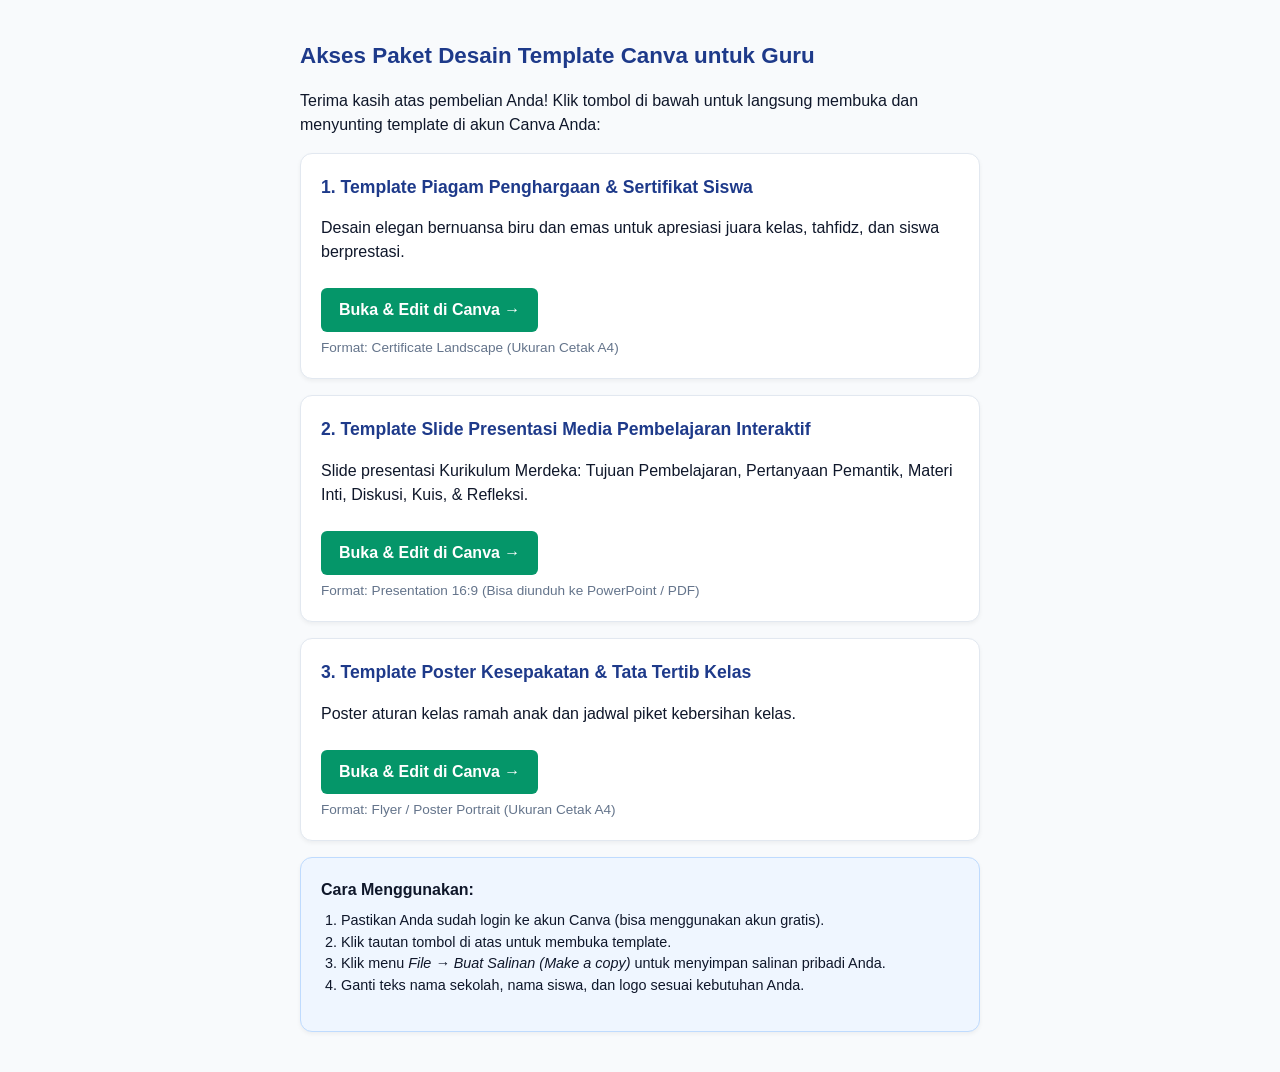
<file: products_storage/Akses_Template_Canva_Guru.html>
<!DOCTYPE html>
<html lang="id">
<head>
  <meta charset="UTF-8">
  <title>Akses Template Canva Digital untuk Guru</title>
  <style>
    body { font-family: -apple-system, BlinkMacSystemFont, "Segoe UI", Roboto, sans-serif; background: #f8fafc; color: #0f172a; padding: 24px; max-width: 680px; margin: 0 auto; line-height: 1.5; }
    .card { background: #ffffff; border: 1px solid #e2e8f0; border-radius: 12px; padding: 20px; margin-bottom: 16px; box-shadow: 0 2px 4px rgba(0,0,0,0.05); }
    h1 { color: #1e3a8a; font-size: 1.4rem; margin-bottom: 8px; }
    h2 { font-size: 1.1rem; color: #1e3a8a; margin-top: 0; }
    .btn { display: inline-block; background: #059669; color: #ffffff; text-decoration: none; font-weight: 600; padding: 10px 18px; border-radius: 6px; margin-top: 8px; }
    .btn:hover { background: #047857; }
    .note { font-size: 0.85rem; color: #64748b; margin-top: 6px; }
  </style>
</head>
<body>
  <h1>Akses Paket Desain Template Canva untuk Guru</h1>
  <p>Terima kasih atas pembelian Anda! Klik tombol di bawah untuk langsung membuka dan menyunting template di akun Canva Anda:</p>

  <div class="card">
    <h2>1. Template Piagam Penghargaan &amp; Sertifikat Siswa</h2>
    <p>Desain elegan bernuansa biru dan emas untuk apresiasi juara kelas, tahfidz, dan siswa berprestasi.</p>
    <a href="https://canva.link/bhgdc2dpm9flhiv" class="btn" target="_blank">Buka &amp; Edit di Canva &rarr;</a>
    <div class="note">Format: Certificate Landscape (Ukuran Cetak A4)</div>
  </div>

  <div class="card">
    <h2>2. Template Slide Presentasi Media Pembelajaran Interaktif</h2>
    <p>Slide presentasi Kurikulum Merdeka: Tujuan Pembelajaran, Pertanyaan Pemantik, Materi Inti, Diskusi, Kuis, &amp; Refleksi.</p>
    <a href="https://canva.link/4hjl35ib9seeu3j" class="btn" target="_blank">Buka &amp; Edit di Canva &rarr;</a>
    <div class="note">Format: Presentation 16:9 (Bisa diunduh ke PowerPoint / PDF)</div>
  </div>

  <div class="card">
    <h2>3. Template Poster Kesepakatan &amp; Tata Tertib Kelas</h2>
    <p>Poster aturan kelas ramah anak dan jadwal piket kebersihan kelas.</p>
    <a href="https://canva.link/ru7l2c3d6fbxqfl" class="btn" target="_blank">Buka &amp; Edit di Canva &rarr;</a>
    <div class="note">Format: Flyer / Poster Portrait (Ukuran Cetak A4)</div>
  </div>

  <div class="card" style="background:#eff6ff; border-color:#bfdbfe;">
    <strong>Cara Menggunakan:</strong>
    <ol style="margin-top:8px; padding-left:20px; font-size:0.9rem;">
      <li>Pastikan Anda sudah login ke akun Canva (bisa menggunakan akun gratis).</li>
      <li>Klik tautan tombol di atas untuk membuka template.</li>
      <li>Klik menu <em>File &rarr; Buat Salinan (Make a copy)</em> untuk menyimpan salinan pribadi Anda.</li>
      <li>Ganti teks nama sekolah, nama siswa, dan logo sesuai kebutuhan Anda.</li>
    </ol>
  </div>
</body>
</html>
</file>
